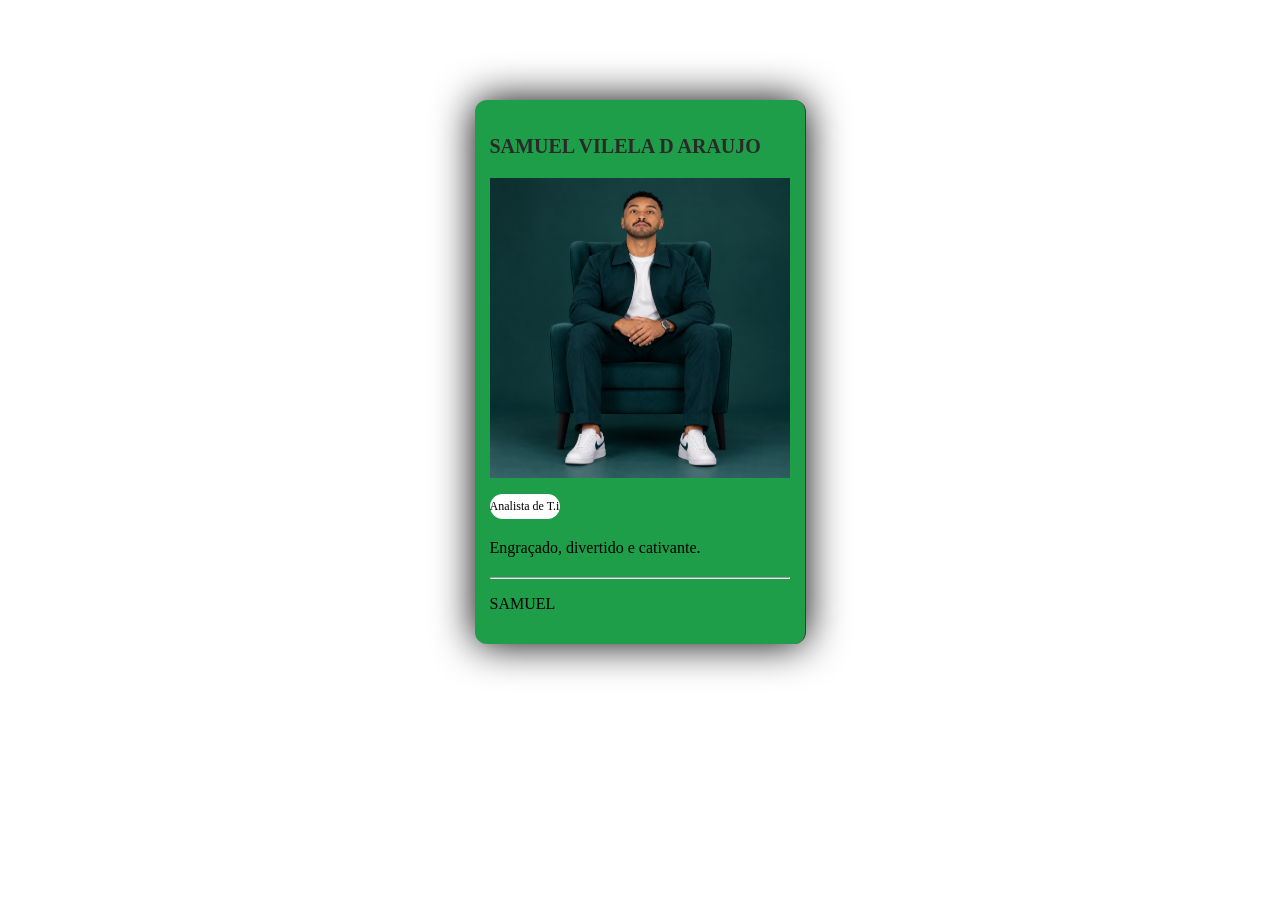
<file: card_pessoal/index.html>
<!DOCTYPE html>
<html lang="pt-br">
<head>
    <meta charset="UTF-8">
    <meta name="viewport" content="width=, initial-scale=1.0">
    <link rel="stylesheet" href="style.css ">
    <title>CardsPesoal</title>
</head>
<body>
    <div class="container">
        <h3 class="titulo">Samuel Vilela d Araujo</h3>
        <img class="destaque" src="img/Samuel.png" alt="Imagem heroi elementar Neos~.">
        <p class="categoria">Analista de T.i</p>
        <p class="descricao"> Engraçado, divertido e cativante.</p>
         <hr class="autor">
         <p>SAMUEL</p>
    </div>
</body>
</html>
</file>
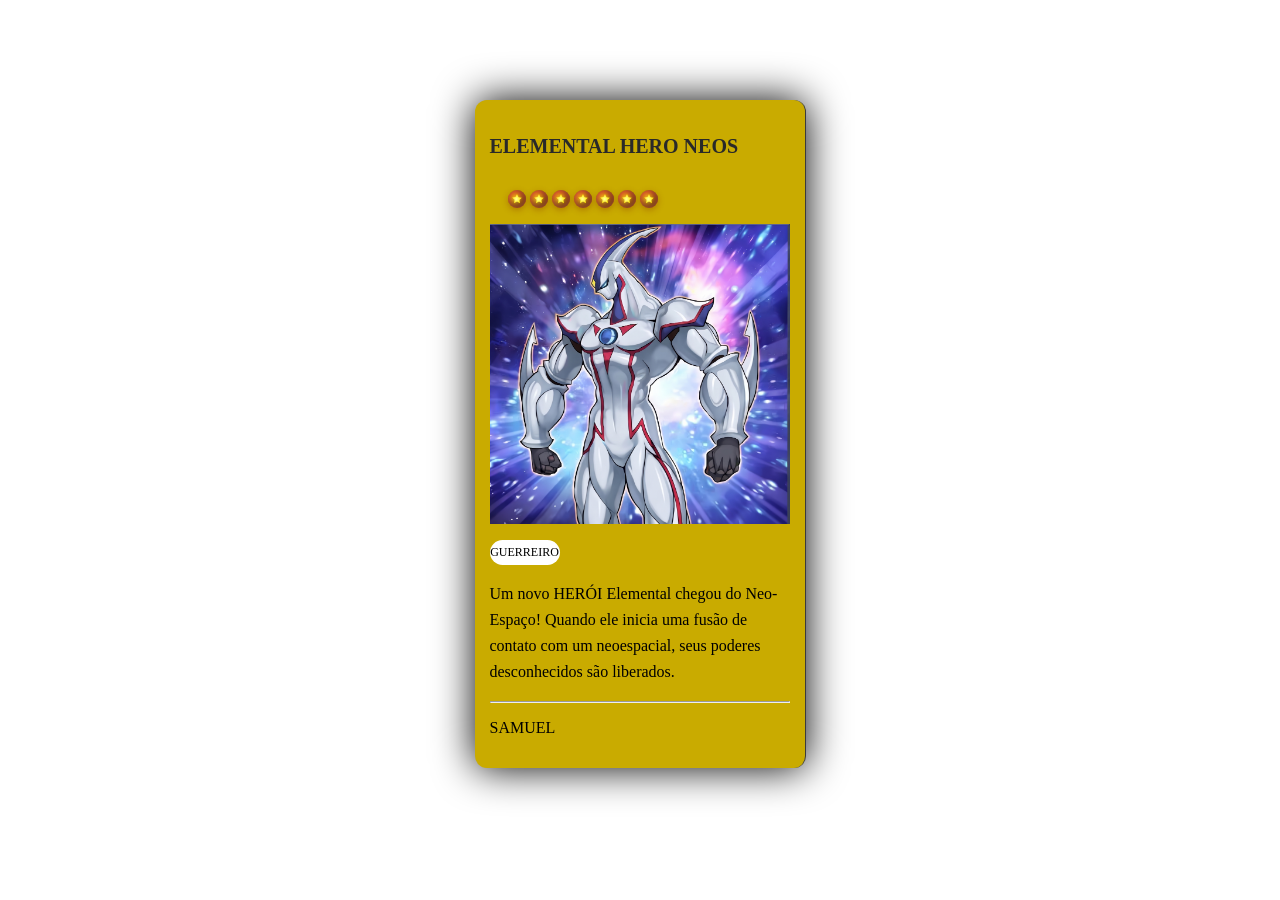
<file: Cards/index.html>
<!DOCTYPE html>
<html lang="pt-br">
<head>
    <meta charset="UTF-8">
    <meta name="viewport" content="width=, initial-scale=1.0">
    <link rel="stylesheet" href="style.css ">
    <title>Cards</title>
</head>
<body>
    <div class="container">
        <h3 class="titulo">ELEMENTAL HERO NEOS</h3>
        <div class="estrelas-linha">
           <span class="estrela-esfera"></span>
           <span class="estrela-esfera"></span>
           <span class="estrela-esfera"></span>
           <span class="estrela-esfera"></span>
           <span class="estrela-esfera"></span>
           <span class="estrela-esfera"></span>
        <span class="estrela-esfera"></span>
</div>
        <img class="destaque" src="img/Gemini_Generated_Image_t2edpxt2edpxt2ed.jpg" alt="Imagem heroi elementar Neos~.">
        <p class="categoria">GUERREIRO</p>
        <p class="descricao">Um novo HERÓI Elemental chegou do Neo-Espaço! Quando ele
         inicia uma fusão de contato com um neoespacial, seus poderes
         desconhecidos são liberados.</p>
         <hr class="autor">
         <p>SAMUEL</p>
    </div>
</body>
</html>
</file>
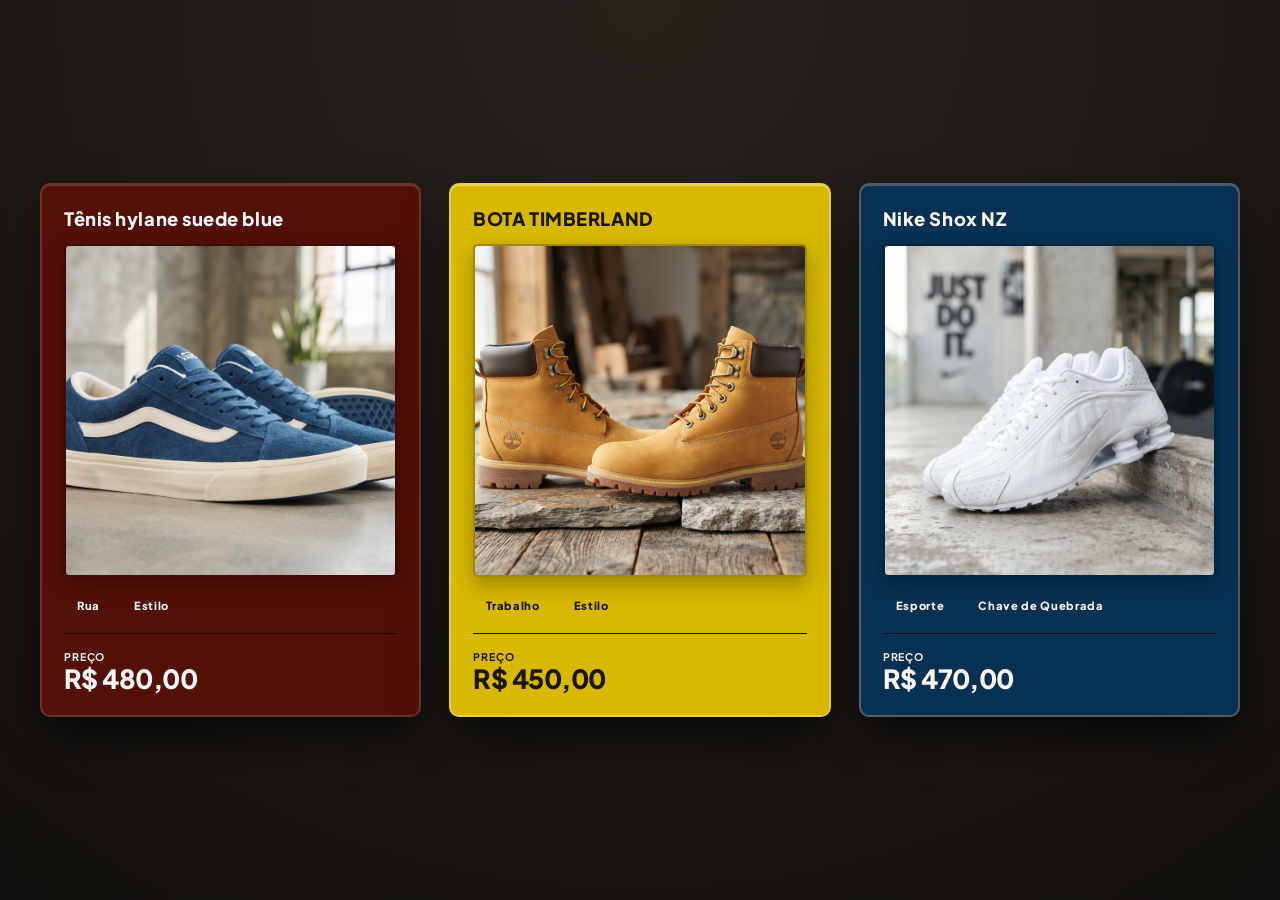
<file: CardsProdutos/index.html>
<!DOCTYPE html>
<html lang="pt-br">
<head>
  <meta charset="UTF-8">
  <meta name="viewport" content="width=device-width, initial-scale=1.0">
  <title>Produtos-Loja</title>
  <link rel="preconnect" href="https://fonts.googleapis.com">
  <link rel="preconnect" href="https://fonts.gstatic.com" crossorigin>
  <link href="https://fonts.googleapis.com/css2?family=Plus+Jakarta+Sans:wght@400;500;600;700;800&display=swap" rel="stylesheet">
  <link rel="stylesheet" href="style.css">
</head>
<body>

  <main class="vitrine-cards">

    <article class="card-produto card-escuro">
      <header class="cabecalho-card">
        <h2 class="titulo-card">Tênis hylane suede blue</h2>
      </header>

      <div class="moldura-imagem">
        <img src="img/Gemini_Generated_Image_nrinf0nrinf0nrin.jpg" alt="Bota Timberland Black Edition" class="imagem-card">
      </div>

      <div class="corpo-card">
        <div class="etiquetas">
          <span class="etiqueta-categoria">Rua</span>
          <span class="etiqueta-destaque">Estilo</span>
        </div>

        <hr class="divisoria-card">

        <footer class="rodape-card">
          <div class="bloco-preco">
            <span class="rotulo-preco">PREÇO</span>
            <span class="valor-preco">R$ 480,00</span>
          </div>
        </footer>
      </div>
    </article>

    <article class="card-produto card-dourado card-destaque">
      <header class="cabecalho-card">
        <h2 class="titulo-card">BOTA TIMBERLAND</h2>
      </header>

      <div class="moldura-imagem">
        <img src="img/Gemini_Generated_Image_riozguriozgurioz.jpg" alt="Bota Timberland 6-Inch Premium Wheat" class="imagem-card">
      </div>

      <div class="corpo-card">
        <div class="etiquetas">
          <span class="etiqueta-categoria">Trabalho</span>
          <span class="etiqueta-destaque">Estilo</span>
        </div>

        <hr class="divisoria-card">

        <footer class="rodape-card">
          <div class="bloco-preco">
            <span class="rotulo-preco">PREÇO</span>
            <span class="valor-preco">R$ 450,00</span>
          </div>
        </footer>
      </div>
    </article>

    <article class="card-produto card-cobre">
      <header class="cabecalho-card">
        <h2 class="titulo-card">Nike Shox NZ</h2>
      </header>

      <div class="moldura-imagem">
        <img src="img/Gemini_Generated_Image_wwbm36wwbm36wwbm.jpg" alt="Bota Timberland Rust Brown" class="imagem-card">
      </div>

      <div class="corpo-card">
        <div class="etiquetas">
          <span class="etiqueta-categoria">Esporte</span>
          <span class="etiqueta-destaque">Chave de Quebrada</span>
        </div>

        <hr class="divisoria-card">

        <footer class="rodape-card">
          <div class="bloco-preco">
            <span class="rotulo-preco">PREÇO</span>
            <span class="valor-preco">R$ 470,00</span>
          </div>
        </footer>
      </div>
    </article>

  </main>

</body>
</html>
</file>
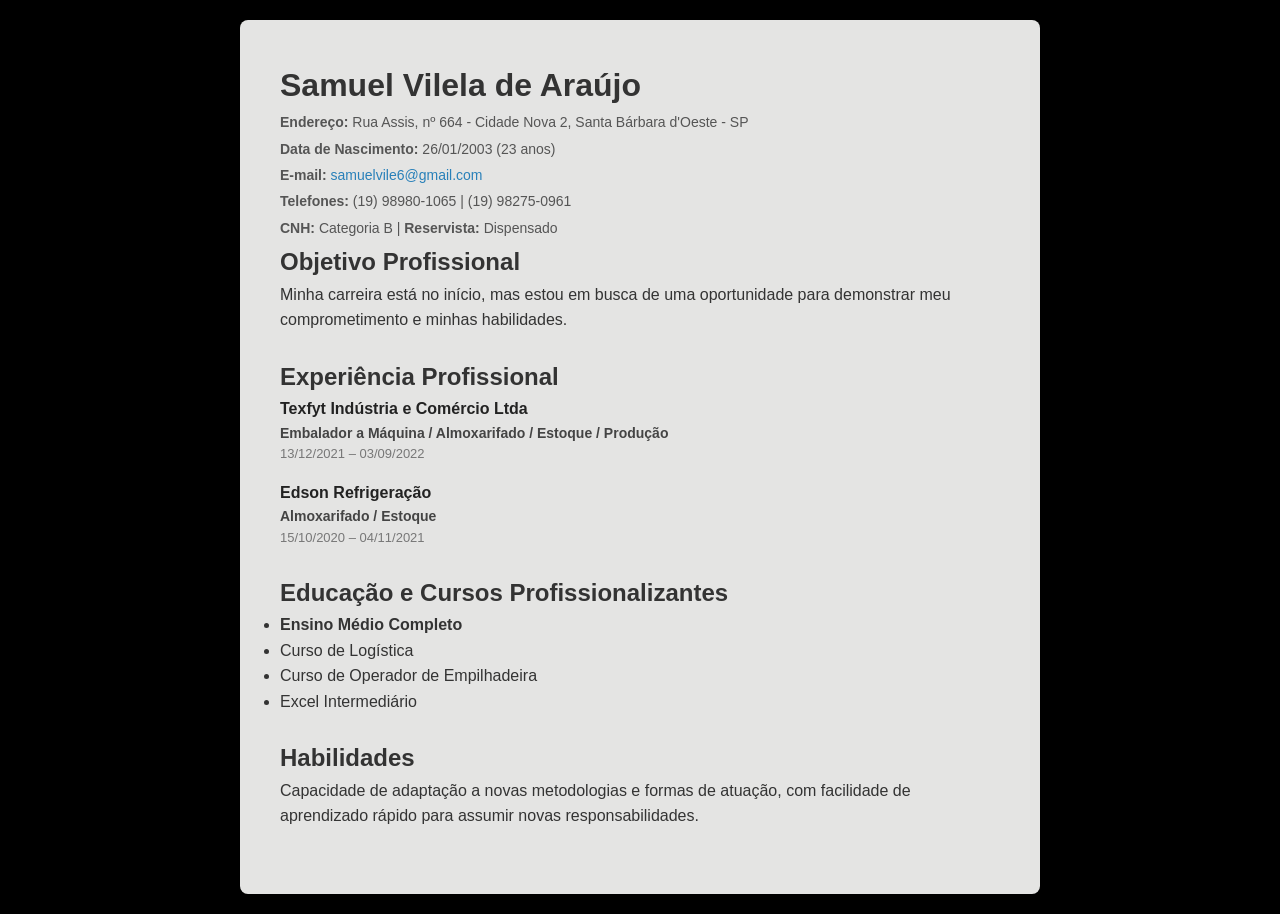
<file: curiculo/index.html>
<!DOCTYPE html>
<html lang="pt-br">
<head>
    <meta charset="UTF-8">
    <meta name="viewport" content="width=device-width, initial-scale=1.0">
    <title>Currículo - Samuel Vilela de Araújo</title>
    <link rel="stylesheet" href="style.css">
</head>
<body>

    <div class="container">
        <header>
            <h1>Samuel Vilela de Araújo</h1>
            <div class="info-pessoal">
                <p><strong>Endereço:</strong> Rua Assis, nº 664 - Cidade Nova 2, Santa Bárbara d'Oeste - SP</p>
                <p><strong>Data de Nascimento:</strong> 26/01/2003 (23 anos)</p>
                <p><strong>E-mail:</strong> <a href="mailto:samuelvile6@gmail.com">samuelvile6@gmail.com</a></p>
                <p><strong>Telefones:</strong> (19) 98980-1065 | (19) 98275-0961</p>
                <p><strong>CNH:</strong> Categoria B | <strong>Reservista:</strong> Dispensado</p>
            </div>
        </header>

        <section>
            <h2>Objetivo Profissional</h2>
            <p>Minha carreira está no início, mas estou em busca de uma oportunidade para demonstrar meu comprometimento e minhas habilidades.</p>
        </section>

        <section>
            <h2>Experiência Profissional</h2>
            
            <div class="item">
                <h3>Texfyt Indústria e Comércio Ltda</h3>
                <p class="cargo">Embalador a Máquina / Almoxarifado / Estoque / Produção</p>
                <p class="periodo">13/12/2021 – 03/09/2022</p>
            </div>

            <div class="item">
                <h3>Edson Refrigeração</h3>
                <p class="cargo">Almoxarifado / Estoque</p>
                <p class="periodo">15/10/2020 – 04/11/2021</p>
            </div>
        </section>

        <section>
            <h2>Educação e Cursos Profissionalizantes</h2>
            <ul>
                <li><strong>Ensino Médio Completo</strong></li>
                <li>Curso de Logística</li>
                <li>Curso de Operador de Empilhadeira</li>
                <li>Excel Intermediário</li>
            </ul>
        </section>

        <section>
            <h2>Habilidades</h2>
            <p>Capacidade de adaptação a novas metodologias e formas de atuação, com facilidade de aprendizado rápido para assumir novas responsabilidades.</p>
        </section>
    </div>

</body>
</html>
</file>
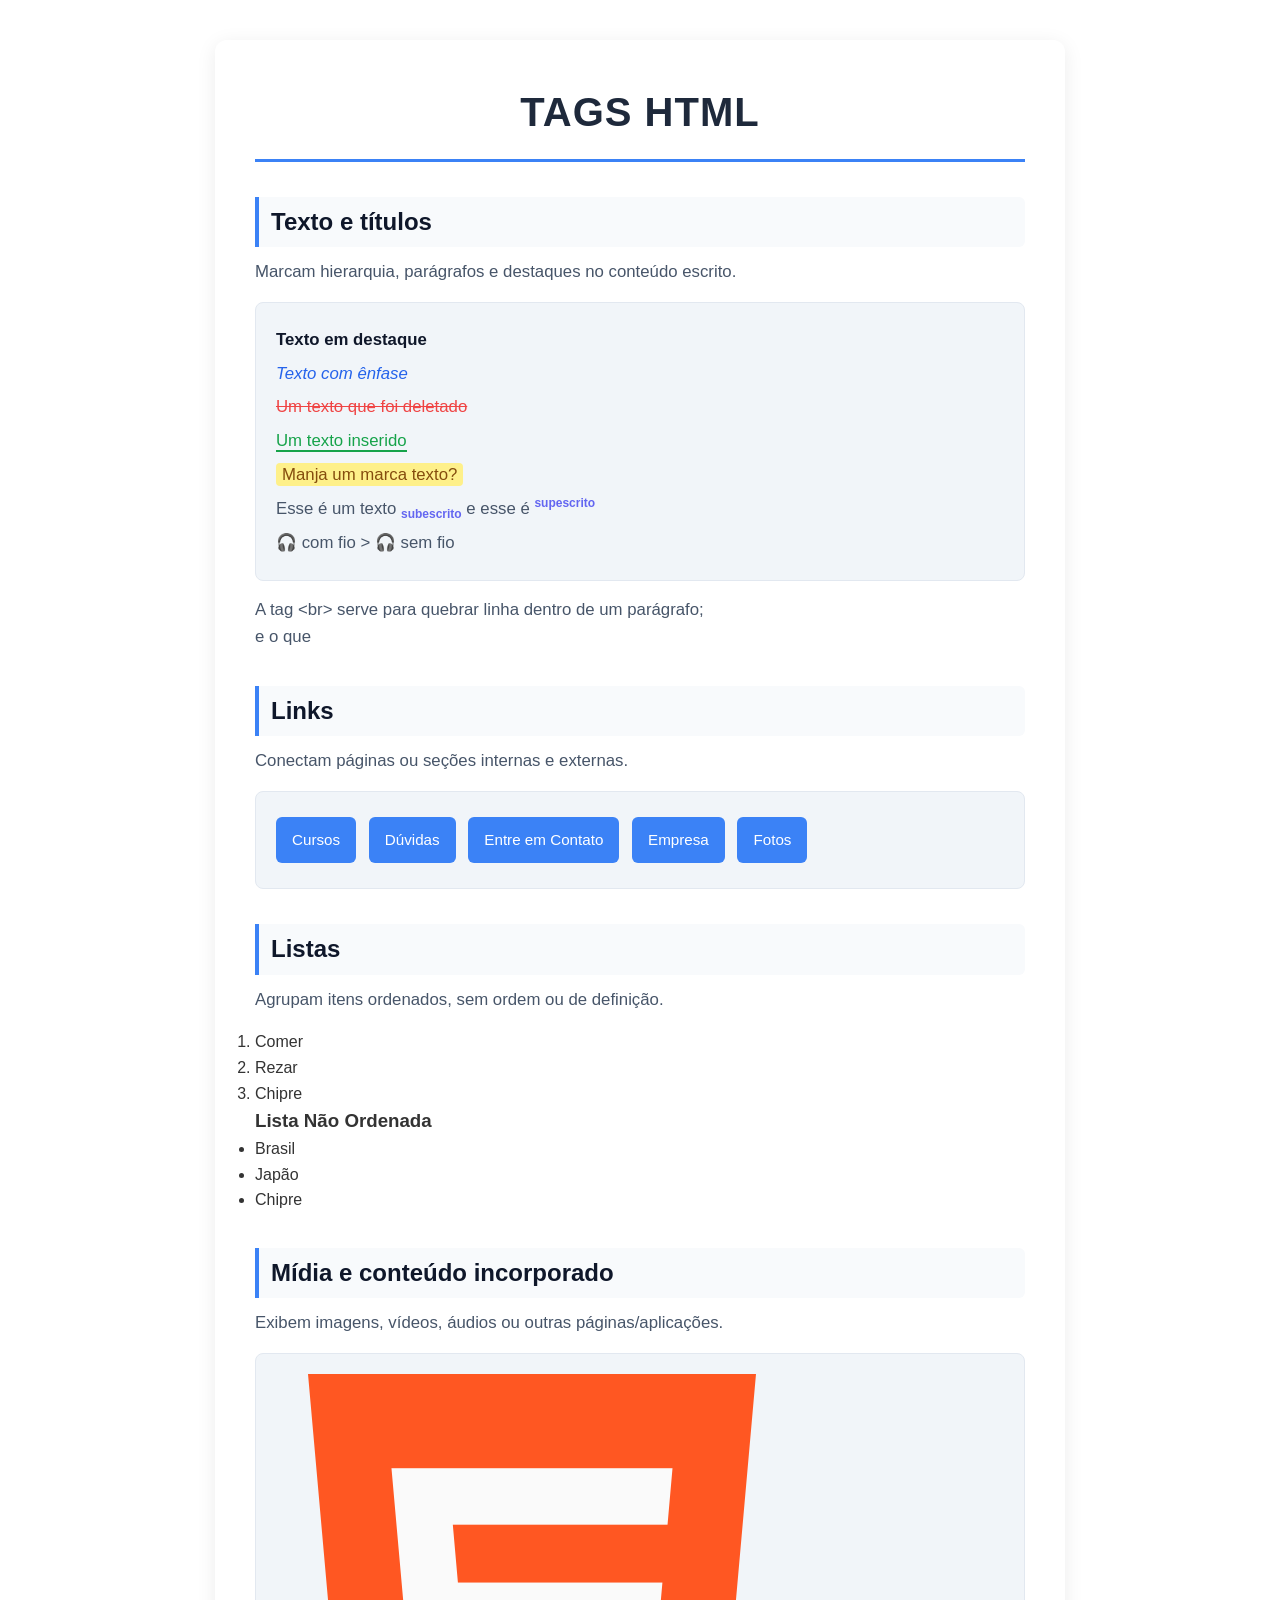
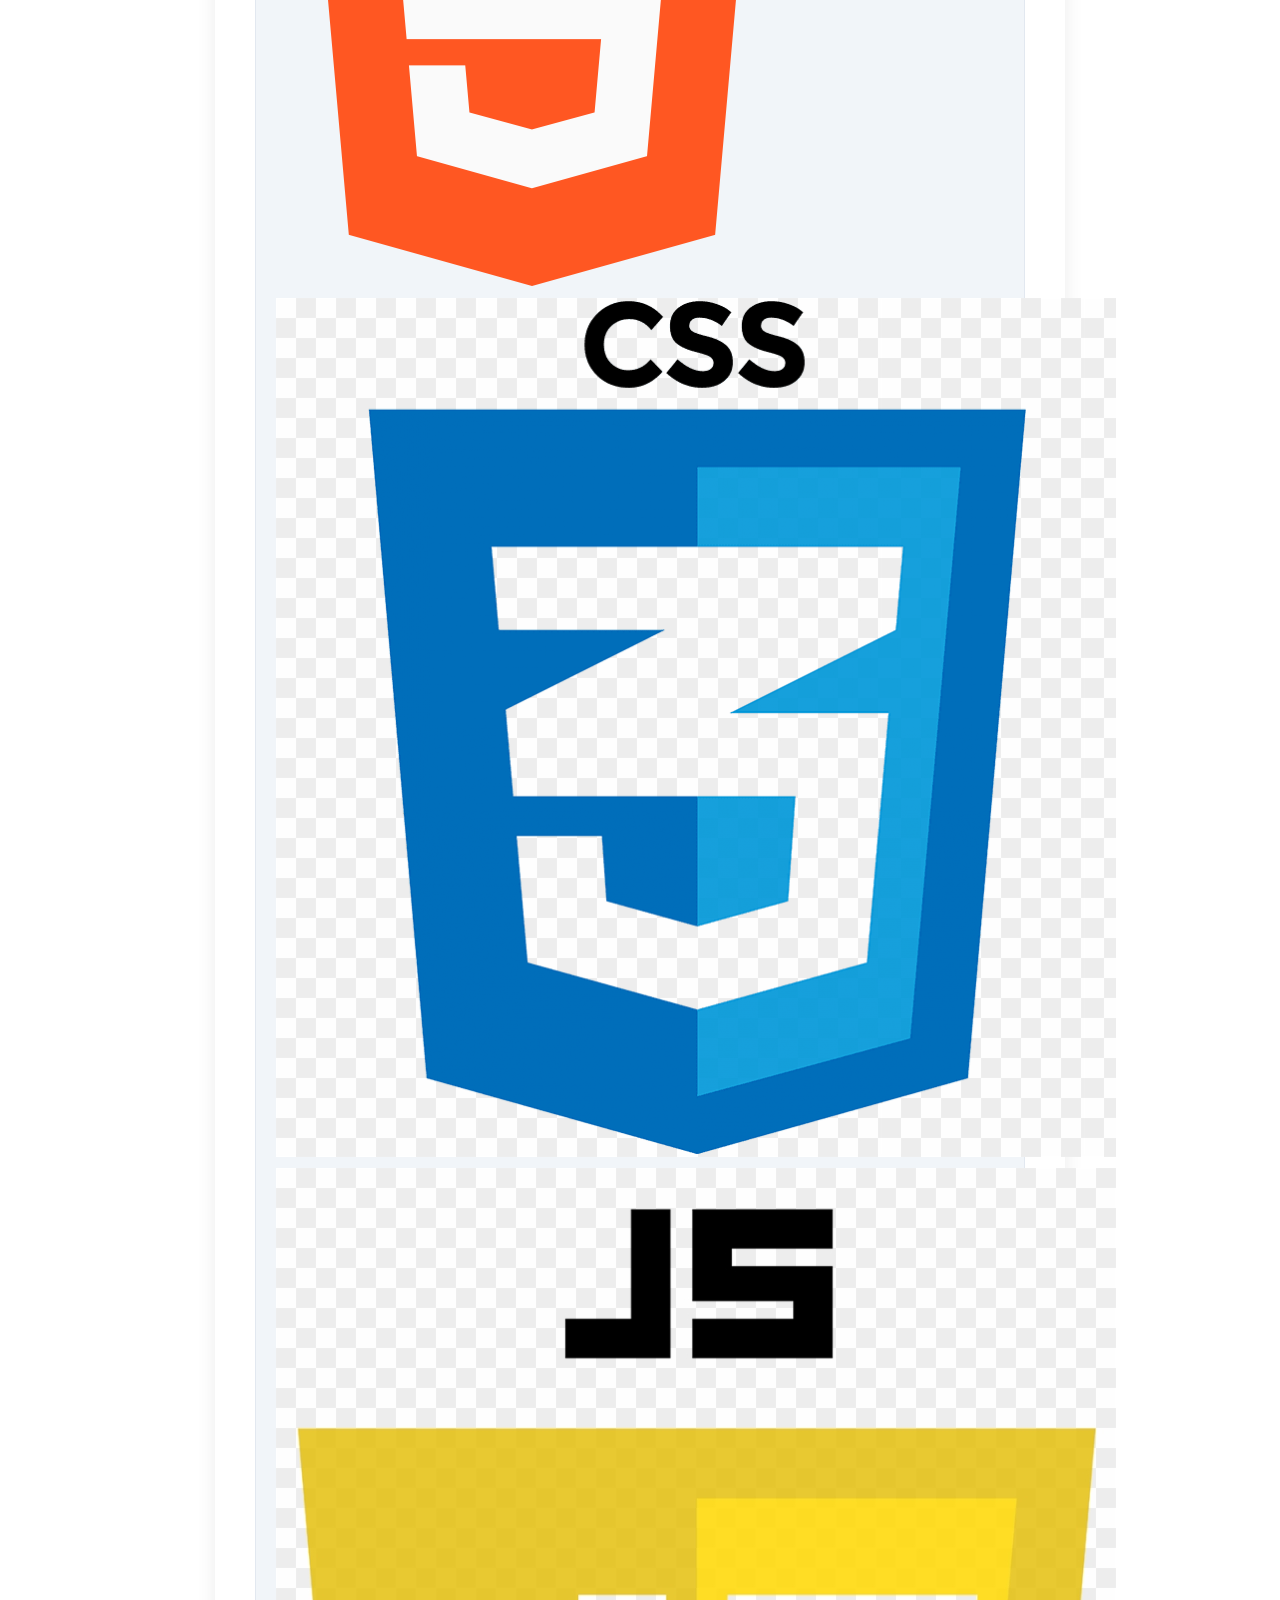
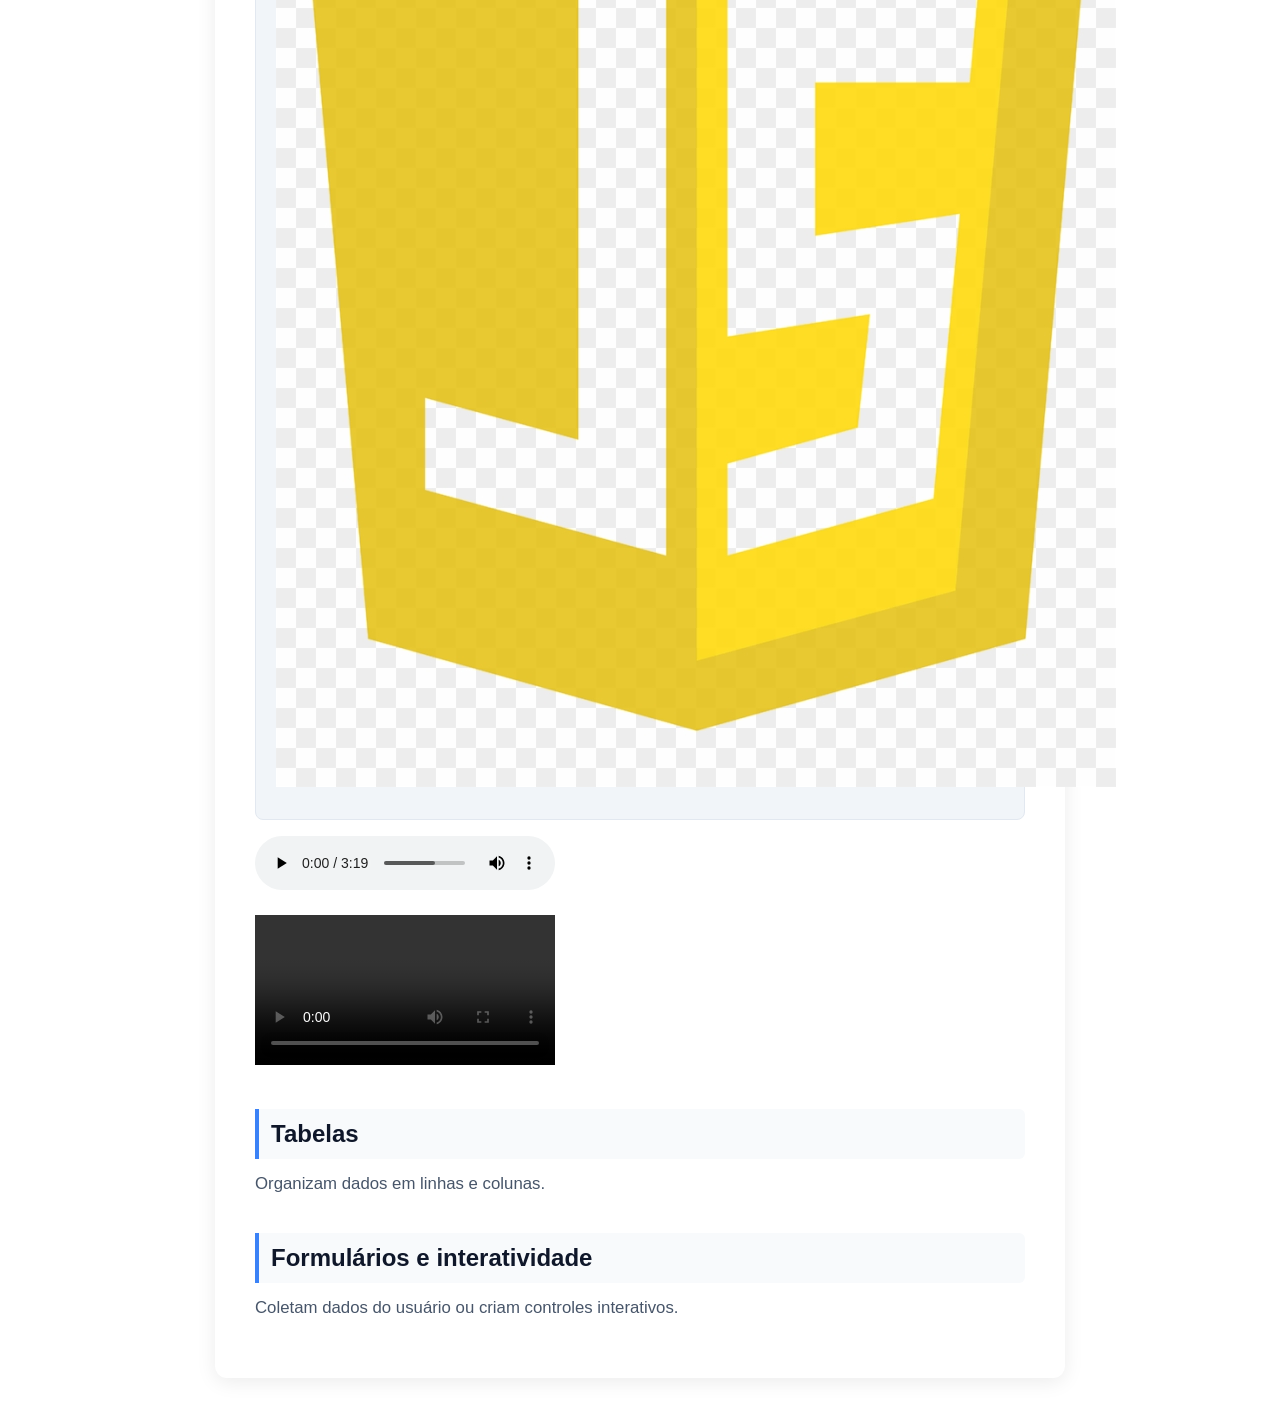
<file: Voca_/index.html>
<!DOCTYPE html>
<html lang="pt-BR">

<head>
    <meta charset="UTF-8">
    <meta name="viewport" content="width=device-width, initial-scale=1.0">
    <link rel="stylesheet" href="style1.css">
    <title>HTML</title>
</head>

<body>
    <h1>TAGS HTML</h1>

    <h2>Texto e títulos</h2>
    <p>Marcam hierarquia, parágrafos e destaques no conteúdo escrito.</p>
    <p>
        <strong>Texto em destaque</strong><br>
        <em>Texto com ênfase</em><br>
        <del>Um texto que foi deletado</del><br>
        <ins>Um texto inserido</ins><br>
        <mark>Manja um marca texto?</mark><br>
        Esse é um texto <sub>subescrito</sub> e esse é <sup>supescrito</sup><br>
        🎧 com fio &gt; 🎧 sem fio
    </p>
    <p>
        A tag &lt;br&gt; serve para quebrar linha dentro de um parágrafo;<br>
        e o que
    </p>

    <h2>Links</h2>
    <p>Conectam páginas ou seções internas e externas.</p>
    <p>
        <a href="https://sp.senac.br/americana" target="_blank">Cursos</a>
        <a href="https://google.com" target="_blank">Dúvidas</a>
        <a href="mailto:gutoffline@gmail.com">Entre em Contato</a>
        <a href="empresa.html">Empresa</a>
        <a href="fotos.html">Fotos</a>
    </p>

    <h2>Listas</h2>
    <p>Agrupam itens ordenados, sem ordem ou de definição.</p>
    <ol>
        <li>Comer</li>
        <li>Rezar</li>
        <li>Chipre</li>
    </ol>

    <h3>Lista Não Ordenada</h3>
    <ul>
        <li>Brasil</li>
        <li>Japão</li>
        <li>Chipre</li>
    </ul>

    <h2>Mídia e conteúdo incorporado</h2>
    <p>Exibem imagens, vídeos, áudios ou outras páginas/aplicações.</p>
    <p>
        <img src="img/html.png" alt="html">
        <img src="img/css.png" alt="css">
        <img src="img/js.jpg" alt="javascript">
    </p>
    <p>
        <audio controls src="audio/Perlla - Tremendo Vacilão (DJ PhaRRá Remix).mp3"></audio>
    </p>
    <p>
        <video controls>
            <source src="video/video.mp4" type="video/mp4">
        </video>
    </p>

    <h2>Tabelas</h2>
    <p>Organizam dados em linhas e colunas.</p>

    <h2>Formulários e interatividade</h2>
    <p>Coletam dados do usuário ou criam controles interativos.</p>
</body>

</html>
</file>
<file: card_pessoal/style.css>
body {
    background-color: #ffffff;
    margin: 50px;
} 

.container{
    border-radius: 12px;
    border-right: 1px solid #3b3b3b;
    background-color: #1f9e49;
    width: 300px;
    padding: 15px;
    box-shadow: 0px 0px 40px rgb(0, 0, 0);
    margin: 100px auto;
}

.destaque{
    width: 300px;
    height: 300px;
} 

.categoria{
    background-color: rgb(255, 255, 255);
    font-size: 12px;
    color: black;
    font-family: Tahoma;
    text-align: center;
    width: 70px;
    border-radius: 50px;
    padding-top: 5px;
    padding-bottom: 5px;
}

.titulo{
    font-size: 20px;
    text-transform: uppercase;
    font-family: tahoma;
    color: #292929;
}

.descricao{
    font-size: 16px;
    font-family: verdana;
    color: #000000;
    line-height: 26px;
}

.autor{
    font-family: tahoma;
}
</file>
<file: Cards/style.css>
/* 

selector {
    property: value;
}

*/


body {
    background-color: #ffffff;
    margin: 50px;
} 

.container{
    border-radius: 12px;
    border-right: 1px solid #3b3b3b;
    background-color: #c9ab00;
    width: 300px;
    padding: 15px;
    box-shadow: 0px 0px 40px rgb(0, 0, 0);
    margin: 100px auto;
}

.destaque{
    width: 300px;
    height: 300px;
} 

.categoria{
    background-color: rgb(255, 255, 255);
    font-size: 12px;
    color: black;
    font-family: Tahoma;
    text-align: center;
    width: 70px;
    border-radius: 50px;
    padding-top: 5px;
    padding-bottom: 5px;
}

.titulo{
    font-size: 20px;
    text-transform: uppercase;
    font-family: tahoma;
    color: #292929;
}

.descricao{
    font-size: 16px;
    font-family: verdana;
    color: #000000;
    line-height: 26px;
}

.autor{
    font-family: tahoma;
}

.estrelas-linha {
  align-items: center;
  gap: 30px;
  padding: 12px 18px;
  border-radius: 15px;
}

.estrela-esfera {
  position: relative;
  width: 18px;
  height: 18px;
  border-radius: 50%;
  display: inline-block;

  background:
    radial-gradient(
      circle at 48% 54%,
      rgba(255, 255, 110, 0.95) 0%,
      rgba(255, 175, 25, 0.85) 28%,
      rgba(220, 55, 25, 0.92) 62%,
      rgba(95, 15, 15, 0.98) 100%
    );

  box-shadow:
    inset 0 0 6px rgba(255, 220, 120, 0.45),
    inset -3px -4px 8px rgba(45, 5, 5, 0.75),
    0 2px 6px rgba(120, 30, 0, 0.35);
}

.estrela-esfera::after {
  content: "";
  position: absolute;
  inset: 16%;
  background: radial-gradient(
    circle at 50% 50%,
    #ffff99 0%,
    #ffe600 55%,
    rgba(255, 153, 0, 0.85) 100%
  );
  filter: blur(0.6px) drop-shadow(0 0 4px rgba(255, 240, 80, 0.9));

  -webkit-mask: url("data:image/svg+xml,%3Csvg xmlns='http://www.w3.org/2000/svg' viewBox='0 0 24 24'%3E%3Cpath d='M12 2.2l2.95 6.08 6.71.97-4.83 4.71 1.14 6.68L12 17.2l-5.97 3.16 1.14-6.68-4.83-4.71 6.71-.97L12 2.2z'/%3E%3C/svg%3E") center / contain no-repeat;
  mask: url("data:image/svg+xml,%3Csvg xmlns='http://www.w3.org/2000/svg' viewBox='0 0 24 24'%3E%3Cpath d='M12 2.2l2.95 6.08 6.71.97-4.83 4.71 1.14 6.68L12 17.2l-5.97 3.16 1.14-6.68-4.83-4.71 6.71-.97L12 2.2z'/%3E%3C/svg%3E") center / contain no-repeat;
}
</file>
<file: CardsProdutos/style.css>
* {
  margin: 0;
  padding: 0;
  box-sizing: border-box;
}

body {
  font-family: 'Plus Jakarta Sans', sans-serif;
  background: radial-gradient(circle at top, #27221c 0%, #12100e 100%);
  min-height: 100vh;
  display: flex;
  align-items: center;
  justify-content: center;
  padding: 40px 24px;
}

.vitrine-cards {
  width: 100%;
  max-width: 1200px;
  display: grid;
  grid-template-columns: repeat(3, 1fr);
  gap: 28px;
  align-items: center;
}

.card-produto {
  width: 100%;
  border-radius: 10px;
  padding: 22px;
  position: relative;
  display: flex;
  flex-direction: column;
  transition: transform 0.35s cubic-bezier(0.22, 1, 0.36, 1), box-shadow 0.35s ease;
}



.card-dourado {
  background-color: #d8b800;
  color: #1a1506;
  border: 2px solid rgba(255, 224, 115, 0.55);
  box-shadow: 
    0 25px 50px -12px rgba(0, 0, 0, 0.8),
    inset 0 1px 1px rgba(255, 255, 255, 0.45);
}


.card-escuro {
  background-color: #531007;
  color: #f3f4f6;
  border: 2px solid rgba(255, 255, 255, 0.14);
  box-shadow: 
    0 22px 45px -12px rgba(0, 0, 0, 0.85),
    inset 0 1px 1px rgba(255, 255, 255, 0.18);
}


.card-cobre {
  background-color: #073153;
  color: #fdf6f0;
  border: 2px solid rgba(245, 179, 142, 0.32);
  box-shadow: 
    0 22px 45px -12px rgba(0, 0, 0, 0.85),
    inset 0 1px 1px rgba(255, 255, 255, 0.25);
}



.cabecalho-card {
  display: flex;
  justify-content: space-between;
  align-items: center;
  margin-bottom: 14px;
}

.titulo-card {
  font-size: 1.15rem;
  font-weight: 800;
  letter-spacing: 0.03em;
}

.edicao-card {
  font-size: 0.7rem;
  font-weight: 700;
  padding: 4px 10px;
  border-radius: 8px;
  letter-spacing: 0.06em;
}

.moldura-imagem {
  position: relative;
  width: 100%;
  aspect-ratio: 1 / 1;
  border-radius: 5px;
  overflow: hidden;
  border: 2px solid rgba(0, 0, 0, 0.25);
  box-shadow: 0 8px 20px rgba(0, 0, 0, 0.28);
  margin-bottom: 16px;
}

.imagem-card {
  width: 100%;
  height: 100%;
  object-fit: cover;
  display: block;
  transition: transform 0.5s ease;
}

.etiquetas {
  display: flex;
  gap: 8px;
  margin-bottom: 16px;
}

.etiqueta-categoria,
.etiqueta-destaque {
  font-size: 0.7rem;
  font-weight: 800;
  letter-spacing: 0.06em;
  padding: 5px 13px;
  border-radius: 999px;
}

.divisoria-card {
  border: none;
  height: 1px;
  background-color: #12100e;
  margin-bottom: 16px;
}

.rodape-card {
  display: flex;
  align-items: center;
}

.bloco-preco {
  display: flex;
  flex-direction: column;
}

.rotulo-preco {
  font-size: 0.66rem;
  font-weight: 700;
  letter-spacing: 0.08em;
  margin-bottom: 3px;
}

.valor-preco {
  font-size: 1.65rem;
  font-weight: 800;
  letter-spacing: -0.02em;
  line-height: 1;
}
</file>
<file: curiculo/style.css>
* {
    margin: 0;
    padding: 0;
    box-sizing: border-box;
}

body {
    font-family: Arial, Helvetica, sans-serif;
    background-color: #000000;
    color: #333;
    line-height: 1.6;
    padding: 20px;
}

.container {
    max-width: 800px;
    margin: 0 auto;
    background: #e4e4e3;
    padding: 40px;
    border-radius: 8px;
}


.info-pessoal p {
    font-size: 14px;
    color: #555;
    margin-bottom: 4px;
}

.info-pessoal a {
    color: #2980b9;
    text-decoration: none;
}

.info-pessoal a:hover {
    text-decoration: underline;
}

section {
    margin-bottom: 25px;
}


.item {
    margin-bottom: 15px;
}

.item h3 {
    font-size: 16px;
    color: #222;
}

.item .cargo {
    font-weight: bold;
    color: #444;
    font-size: 14px;
}

.item .periodo {
    font-size: 13px;
    color: #777;
}
</file>
<file: Voca_/style1.css>
/* Reset básico e configurações gerais */
* {
    margin: 0;
    padding: 0;
    box-sizing: border-box;
}

body {
    font-family: 'Segoe UI', Roboto, Helvetica, Arial, sans-serif;
    background-color: #f4f6f9;
    color: #333333;
    line-height: 1.6;
    max-width: 850px;
    margin: 40px auto;
    padding: 40px;
    background: #ffffff;
    border-radius: 12px;
    box-shadow: 0 4px 20px rgba(0, 0, 0, 0.08);
}

h1 {
    text-align: center;
    color: #1e293b;
    font-size: 2.5rem;
    margin-bottom: 30px;
    padding-bottom: 15px;
    border-bottom: 3px solid #3b82f6;
    letter-spacing: 1px;
}

h2 {
    color: #0f172a;
    font-size: 1.5rem;
    margin-top: 35px;
    margin-bottom: 12px;
    padding-left: 12px;
    border-left: 4px solid #3b82f6;
    background-color: #f8fafc;
    padding-top: 6px;
    padding-bottom: 6px;
    border-radius: 0 6px 6px 0;
}

p {
    margin-bottom: 16px;
    font-size: 1.05rem;
    color: #475569;
}

h2 + p + p {
    background-color: #f1f5f9;
    padding: 20px;
    border-radius: 8px;
    border: 1px solid #e2e8f0;
    line-height: 2;
}

strong {
    color: #0f172a;
}

em {
    color: #2563eb;
}

del {
    color: #ef4444;
}

ins {
    color: #16a34a;
    text-decoration: none;
    border-bottom: 2px solid #16a34a;
}

mark {
    background-color: #fef08a;
    color: #854d0e;
    padding: 2px 6px;
    border-radius: 4px;
}

sub, sup {
    font-size: 0.75rem;
    color: #6366f1;
    font-weight: bold;
}

a {
    display: inline-block;
    text-decoration: none;
    background-color: #3b82f6;
    color: #ffffff;
    padding: 8px 16px;
    margin: 5px 8px 5px 0;
    border-radius: 6px;
    font-weight: 500;
    font-size: 0.95rem;
    transition: background-color 0.2s ease, transform 0.1s ease;
}
</file>
